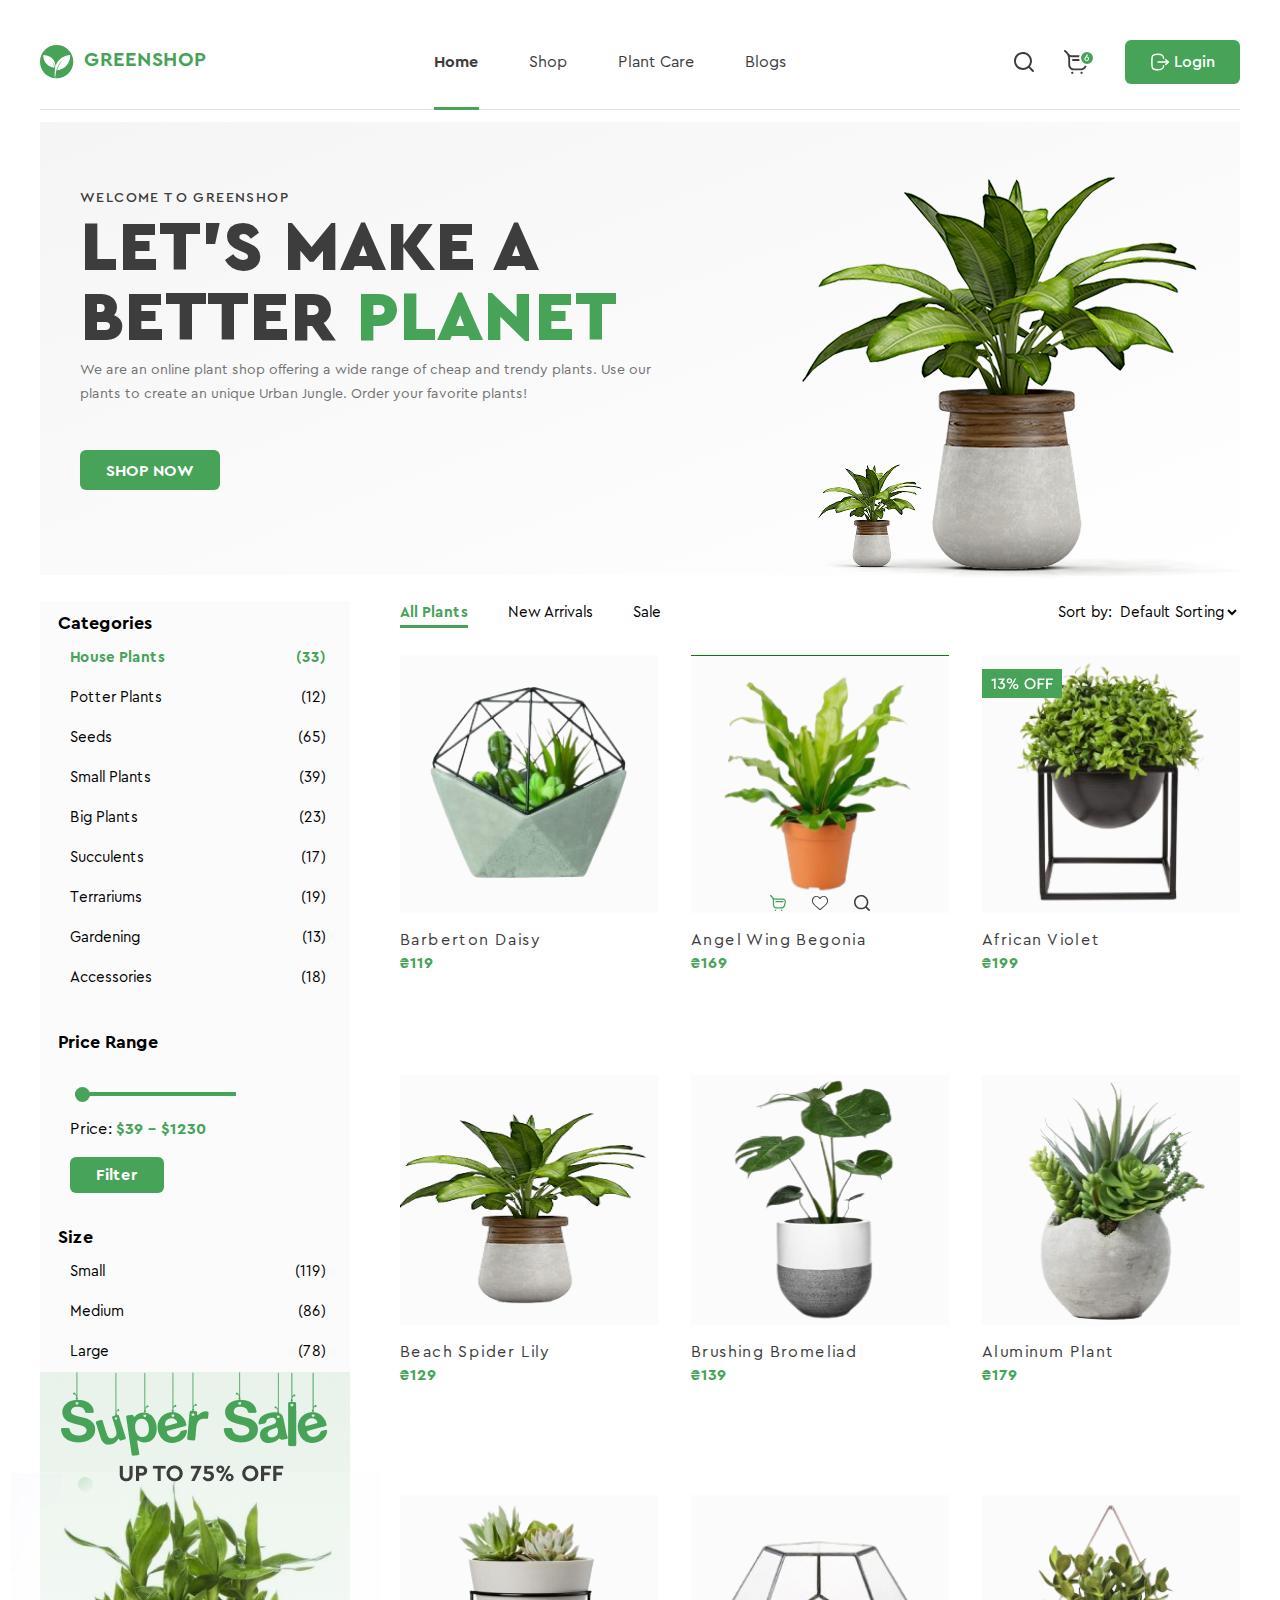
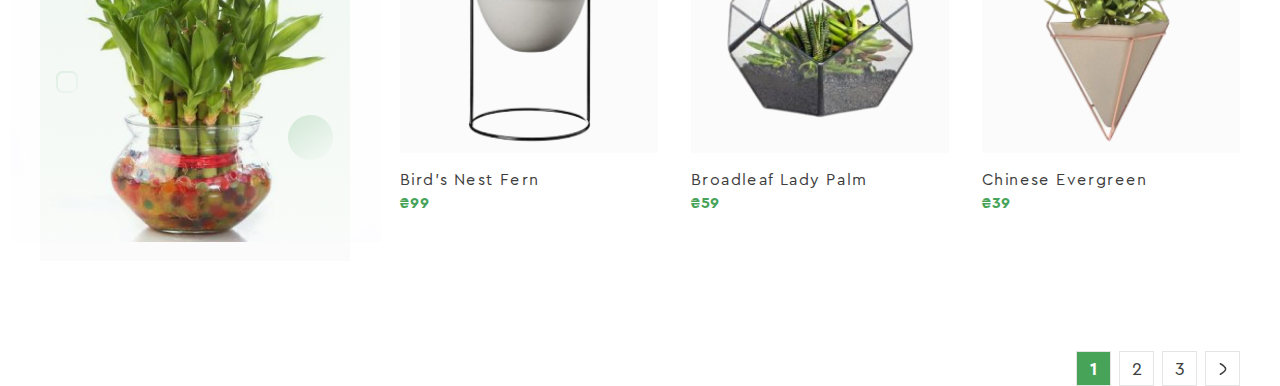
<file: index.html>
<!DOCTYPE html>
<html lang="en">
<head>
    <meta charset="UTF-8">
    <meta name="viewport" content="width=device-width, initial-scale=1.0">
    <title>Test</title>
    <link rel="stylesheet" href="./styles/reset.css">
    <link rel="stylesheet" href="./styles/font.css">
    <link rel="stylesheet" href="./styles/index.css">
    
</head>
<body>
   <header class="header container">
    <div class="logo">
        <img src="./assets/logos/logo-main.svg" alt="Greenshop main logo">
        <span>GREENSHOP</span>
    </div>
    <nav class="nav">
        <ul class="nav-list">
            <li><a href="#" class="nav-link header-active">Home</a></li>
            <li><a href="#" class="nav-link">Shop</a></li>
            <li><a href="#" class="nav-link">Plant Care</a></li>
            <li><a href="#" class="nav-link">Blogs</a></li>
        </ul>
    </nav>
    <div class="login-box">
      <img src="./assets/icons/search.svg" alt="Search icon">
      <img src="./assets/icons/shopping-cart.svg" alt="Shopping">
      <a href="registration.html" class="login-btn">
           <svg width="20" height="20" viewBox="0 0 20 20" fill="none" xmlns="http://www.w3.org/2000/svg"><path d="M18.1601 10.1006H8.12598" stroke="white" stroke-width="1.5" stroke-linecap="round" stroke-linejoin="round"/><path d="M15.7212 7.67059L18.1612 10.1006L15.7212 12.5306" stroke="white" stroke-width="1.5" stroke-linecap="round" stroke-linejoin="round"/><path d="M13.6342 6.35826C13.3592 3.37493 12.2425 2.2916 7.80082 2.2916C1.88332 2.2916 1.88332 4.2166 1.88332 9.99993C1.88332 15.7833 1.88332 17.7083 7.80082 17.7083C12.2425 17.7083 13.3592 16.6249 13.6342 13.6416" stroke="white" stroke-width="1.5" stroke-linecap="round" stroke-linejoin="round"/></svg>
          Login
          </a>
      </div>

</header>

<main>
    <section class="offer container">
        <div class="left-side">
            <h3>WELCOME TO GREENSHOP</h3>
            <h1>Let’s Make a Better <span>Planet</span></h1>
            <p>We are an online plant shop offering a wide range of cheap and trendy plants. Use our plants to create an unique Urban Jungle. Order your favorite plants!</p>
            <button class="btn-main">SHOP NOW</button>
        </div>
        <div class="right-side">
        <img class="large-img" src="./assets/image/plant-big.png" alt="Large plant">
        <img class="small-img" src="./assets/image/plant-small.png" alt="Small plant">
        </div>
    </section>

<section class="catalog container">
    <aside class="catalog__sidebar">
           <div class="catalog__categories">
            <h2 class="catalog__title">Categories</h2>
            <ul class="catalog__list">
 <li>
    <a href="#" class="sidebar-active">
      <span class="item-name">House Plants</span>
      <span class="item-count">(33)</span>
    </a>
  </li>
  <li>
    <a href="#">
      <span class="item-name">Potter Plants</span>
      <span class="item-count">(12)</span>
    </a>
  </li>
  <li>
    <a href="#">
      <span class="item-name">Seeds</span>
      <span class="item-count">(65)</span>
    </a>
  </li>
  <li>
    <a href="#">
      <span class="item-name">Small Plants</span>
      <span class="item-count">(39)</span>
    </a>
  </li>
  <li>
    <a href="#">
      <span class="item-name">Big Plants</span>
      <span class="item-count">(23)</span>
    </a>
  </li>
  <li>
    <a href="#">
      <span class="item-name">Succulents</span>
      <span class="item-count">(17)</span>
    </a>
  </li>
  <li>
    <a href="#">
      <span class="item-name">Terrariums</span>
      <span class="item-count">(19)</span>
    </a>
  </li>
  <li>
    <a href="#">
      <span class="item-name">Gardening</span>
      <span class="item-count">(13)</span>
    </a>
  </li>
  <li>
    <a href="#">
      <span class="item-name">Accessories</span>
      <span class="item-count">(18)</span>
    </a>
  </li>
</ul>
    </div>
       <div class="catalog__categories">
        <div class="catalog__range">
          <h2 class="catalog__title">Price Range</h2>
            <input type="range" min="0" max="100" value="0" class="range">
              <p>Price: <span>$39 - $1230</span></p>
                <button class="filter-btn">Filter</button>
       </div>
           </div>
    <div class="catalog__categories">
       <h2 class="catalog__title">Size</h2>
        <ul class="catalog__list">
  <li>
    <a href="#">
      <span class="item-name">Small</span>
      <span class="item-count">(119)</span>
    </a>
  </li>
  <li>
    <a href="#">
      <span class="item-name">Medium</span>
      <span class="item-count">(86)</span>
    </a>
  </li>
  <li>
    <a href="#">
      <span class="item-name">Large</span>
      <span class="item-count">(78)</span>
    </a>
  </li>
</ul>
</div>
<div class="catalog__banner">
 <img src="./assets/image/banners/catalog-banner-new.png" alt="Super Sale Banner">
  </div>
</aside>

   
<div class="catalog__content">
    <div class="catalog-menu">
      <div class="catalog-menu__filters">
        <a href="#" class="filter-link__active">All Plants</a>
        <a href="#">New Arrivals</a>
        <a href="#">Sale</a>
    </div>
    <div class="catalog-menu__sort">
       <label for="sort-select">Sort by:</label>
       <select id="sort-select" name="sort">
        <option value="default" selected>Default Sorting</option>
        <img src="./assets/icons/arrow-down.svg">
    </select>
  </div>
</div>

    <div class="catalog__cards">
      <div class="product-card">
        <img class="product-img" src="./assets/image/products/product-card-1.png" alt="Product 1" class="product-card__image" />
        <h3 class="product-card__title">Barberton Daisy</h3>
        <p class="product-card__price">₴119</p>
      </div>

      <div class="product-card product-card__active">
        <img class="product-img" src="./assets/image/products/product-card-2.png" alt="Product 2" class="product-card__image" />
         <div class="product-card__icons">
         <img src="./assets/icons/shopping.svg" alt="">
         <img src="./assets/icons/heart.svg" alt="">
         <img src="./assets/icons/search.svg" alt="">
      </div>
        <h3 class="product-card__title">Angel Wing Begonia</h3>
        <p class="product-card__price">₴169</p>
      </div>
      <div class="product-card discount-card">
        <img class="product-img" src="./assets/image/products/product-card-3.png" alt="Product 3" class="product-card__image" />
        <img class="discount-badge" src="./assets/image/discount.png" alt="discount badge">
        <h3 class="product-card__title">African Violet</h3>
        <p class="product-card__price">₴199</p>
      </div>
      <div class="product-card">
        <img class="product-img" src="./assets/image/products/product-card-4.png" alt="Product 4" class="product-card__image" width="250" height="250" />
        <h3 class="product-card__title">Beach Spider Lily</h3>
        <p class="product-card__price">₴129</p>
      </div>
      <div class="product-card">
        <img class="product-img" src="./assets/image/products/product-card-5.png" alt="Product 5" class="product-card__image" width="250" height="250" />
        <h3 class="product-card__title">Brushing Bromeliad</h3>
        <p class="product-card__price">₴139</p>
      </div>
      <div class="product-card">
        <img class="product-img" src="./assets/image/products/product-card-6.png" alt="Product 6" class="product-card__image" width="250" height="250" />
        <h3 class="product-card__title">Aluminum Plant</h3>
        <p class="product-card__price">₴179</p>
      </div>
      <div class="product-card">
        <img class="product-img" src="./assets/image/products/product-card-7.png" alt="Product 7" class="product-card__image" />
        <h3 class="product-card__title">Bird's Nest Fern</h3>
        <p class="product-card__price">₴99</p>
      </div>
      <div class="product-card">
        <img class="product-img" src="./assets/image/products/product-card-8.png" alt="Product 8" class="product-card__image" />
        <h3 class="product-card__title">Broadleaf Lady Palm</h3>
        <p class="product-card__price">₴59</p>
      </div>
      <div class="product-card">
        <img class="product-img" src="./assets/image/products/product-card-9.png" alt="Product 9" class="product-card__image" />
        <h3 class="product-card__title">Chinese Evergreen</h3>
        <p class="product-card__price">₴39</p>
      </div>
  </div>
</section>

      <div class="catalog__pagination container">
      <button class="pagination__btn pagination__btn-active">1</button>
      <button class="pagination__btn">2</button>
      <button class="pagination__btn">3</button>
     <button class="pagination__btn"><img src="./assets/icons/arrow-right.svg" alt=""></button>
     </div>


        
</main>

</body>
</html>
</file>
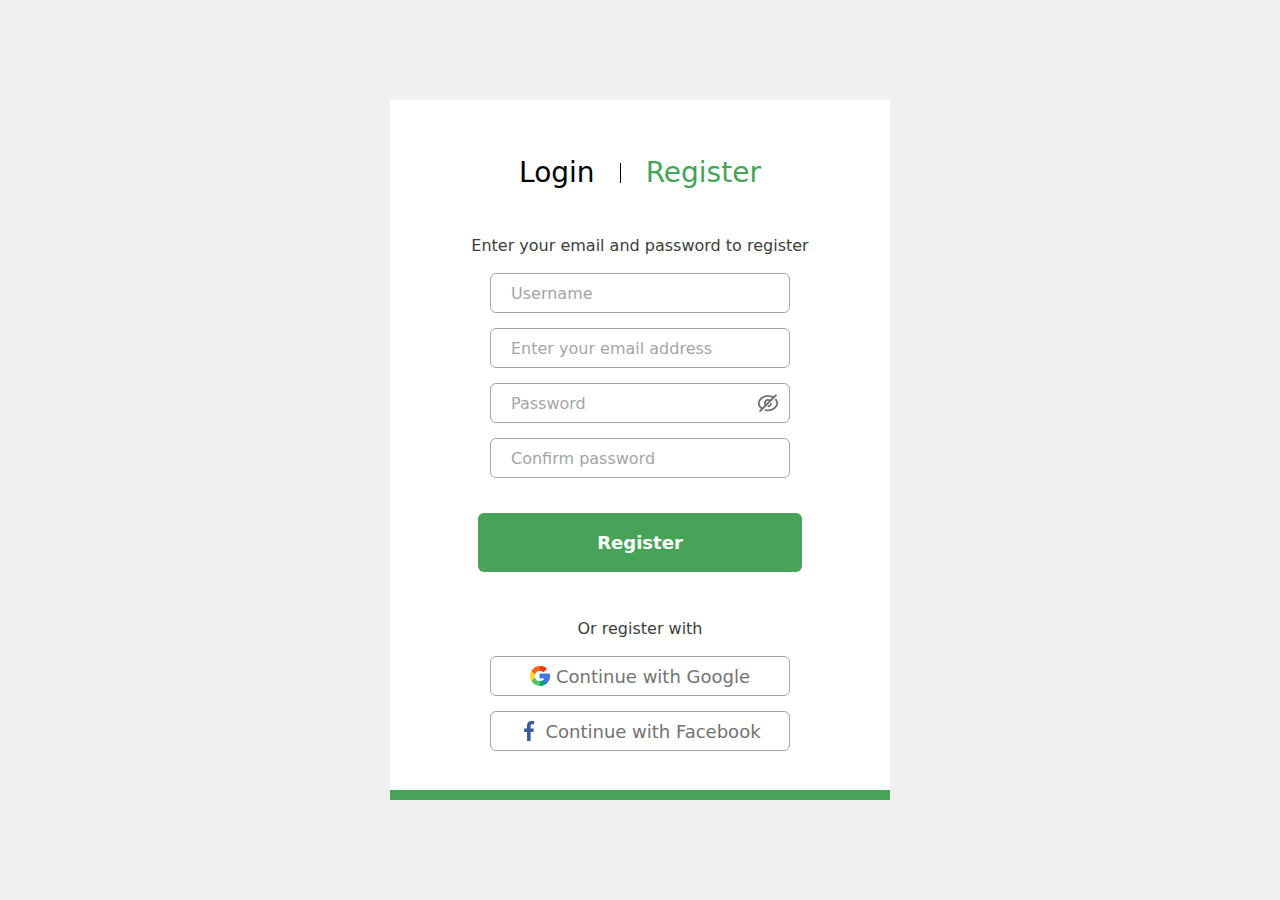
<file: registration.html>
<!DOCTYPE html>
<html lang="en">
<head>
  <meta charset="UTF-8">
  <meta name="viewport" content="width=device-width, initial-scale=1.0">
  <title>Registration</title>
  <link rel="stylesheet" href="./styles/reset.css">
  <link rel="stylesheet" href="./styles/font.css">
  <link rel="stylesheet" href="./styles/registration.css">
</head>
<body>

    <div class="wrapper">
    <form class="form" autocomplete="on">
      <div class="links">
        <a href="#">Login</a>
        <span></span>
        <a class="active" href="#">Register</a>
      </div>
      <p>Enter your email and password to register</p>
      <label>
        <input type="text" 
               name="name"
               placeholder="Username" 
               required 
               autocomplete="name" />
      </label>
      <label>
        <input type="email" 
               name="email" 
               placeholder="Enter your email address"
               required 
               autocomplete="email" />
      </label>
      <div class="password">
       <label>
        <input type="password" 
               name="password"
               placeholder="Password" 
               required 
               autocomplete="new-password"/>
         <img src="./assets/icons/eye-icon.svg" alt="eye icon" class="eye-icon">
      </label>
      </div>
      <label>
       <input type="password" 
              name="confirm_password"
              placeholder="Confirm password" 
              required
              />
      </label>
      <button type="submit" class="submit__btn">Register</button>
      <p class="divider">Or register with</p>
      <button class="social__btn"><img src="./assets/icons/google-logo.svg" alt="google logo"/>Continue with Google</button>
      <button class="social__btn"><img src="./assets/icons/facebook-logo.svg" alt="facebook logo"/>Continue with Facebook</button>
    <div class="form-footer"></div>
    </form>
    </div>

</body>
</html>
</file>
<file: styles/font.css>
@font-face {
    font-family: 'CeraPro';
    font-weight: 400;
    src: local('Cera Pro'),  
    url('../fonts/CeraPro-Regular.woff2'), format(woff2)
    url('../fonts/CeraPro-Regular.ttf'), format(TrueType);
}

@font-face {
    font-family: 'CeraPro';
    font-weight: 500;
    src: local('Cera Pro'),  
    url('../fonts/CeraPro-Medium.woff2'), format(woff2)
    url('../fonts/CeraPro-Medium.ttf'), format(TrueType);
}

@font-face {
    font-family: 'CeraPro';
    font-weight: 700;
    src: local('Cera Pro'),  
    url('../fonts/CeraPro-Bold.woff2'), format(woff2)
    url('../fonts/CeraPro-Bold.ttf'), format(TrueType);
}

@font-face {
    font-family: 'CeraPro';
    font-weight: 900;
    src: local('Cera Pro'),  
    url('../fonts/CeraPro-Black.woff2'), format(woff2)
    url('../fonts/CeraPro-Black.ttf'), format(TrueType);
}
</file>
<file: styles/index.css>
body {
  font-family: "CeraPro", sans-serif;
}

.container {
  max-width: 1200px;
  margin: 0 auto;
}

/* inline-block */

.header {
    display: flex;
    padding:  10px 0 25px;
    justify-content: space-between;
    align-items: center;
    background-color: #FFFFFF;
    margin-top: 30px;
    border-bottom: 1px solid #e0e0e0;
}

.logo {
  display: flex;
  justify-content: flex-start;
  gap: 10px;
}

.logo span {
  color: #46a358;
  font-weight:700;
  font-size: 20px;
}

.logo img {
  width: 34px;
  height: 34px;
}

.nav-list {
  display: flex;
  gap: 50px;
  list-style: none;
}

.nav-link {
  text-decoration: none;
  color: #3D3D3D;
  font-weight: 400;
}

.nav-link.header-active {
  font-weight: 700;
  position: relative;
  padding-bottom: 40px;
}

.header-active::after {
  content: " ";
  position: absolute;
  bottom: 0;
  left: 0;
  height: 3px;
  background-color: #46a358;
  width: 100%;
}

.login-box {
  display: flex;
  gap: 30px;
}

.login-btn {
  background-color: #46a358;
  color: #FFFFFF;
  padding: 10px 25px;
  border: none;
  border-radius: 6px;
  font-weight: 300;
  display: flex;
  align-items: center;
  gap: 4px;
  cursor: pointer;
  font-weight: 500;
}

.offer {
  background: linear-gradient(to bottom right, #F5F5F5, #FFFFFF);
  min-height: 450px;
  margin-top: 12px;
}

.left-side {
  max-width: 650px;
  display: inline-block;
  padding: 68px 0 0 40px;

}

h3 {
  font-weight: 500;
  font-size: 14px;
  line-height: 16px;
  letter-spacing: 1.4px;
  color: #3D3D3D;
  margin-bottom: 7px;
  
}

h1 {
  font-weight: 900;
  font-size: 70px;
  line-height: 70px;
  text-transform: uppercase;
  color: #3D3D3D;
  margin-bottom: 5px;
}

.left-side span {
  color: #46a358;
}

.left-side p {
  font-weight: 400;
  font-size: 14px;
  line-height: 24px;
  color: #727272;
  margin-bottom: 44px;
}

.btn-main {
  border: none;
  border-radius: 6px;
  background: #46a358;
  padding: 11px 26px 9px;
  font-weight: 700;
  font-size: 16px;
  line-height: 20px;
  text-transform: uppercase;
  color: #FFFFFF;
  margin-bottom: 85px;
  font-weight: 700;
}


.right-side {
  display: inline-block;
  max-width: 40%;
  position: relative;
  width: 100%;
  min-width: 450px;
}

.large-img {
  position: absolute;
  top: -330px;
  left: 60px;
}

.small-img {
  position: absolute;
  left: 112px;
  bottom: -103px;
}


/* float */
.catalog {
  margin-top: 26px;
  display: flex;
  gap: 50px;
}

.catalog__sidebar {
  background-color: #FBFBFB;
  width: 310px;
  padding: 14px 24px 19px 18px;
  display: flex;
  justify-content: stretch;
  flex-direction: column;
}

.catalog__title {
  font-weight: 700;
  font-size: 18px;
  line-height: 16px;
}

.catalog__categories:nth-child(1) {
  margin-bottom: 36px;
}

.catalog__categories:nth-child(2) {
  margin-bottom: 36px;
}

.catalog__categories ul {
  margin: 7px 0 0 12px;
  font-weight: 400;
  font-size: 15px;
  line-height: 40px;
}

.catalog__list a {
  display: flex;
  justify-content: space-between;
}

.sidebar-active {
  color: #46a358;
  font-weight: 700;
}

.catalog__range h2 {
  margin-bottom: 29px;
}

.catalog__range .range {
  margin-left: 17px;
  margin-bottom: 21px;
}

.catalog__range p {
  margin-left: 12px;
  margin-bottom: 16px;
}

.catalog__range span {
  color: #46a358;
  font-weight: 700;
}

.range {
  appearance: none;  
  width: 161px;
  height: 4px;
  background: #46a358;
}

.range::-webkit-slider-thumb {
  appearance: none;
  width: 15px;
  height: 15px;
  border-radius: 50%;
  background: #46a358;
}

.filter-btn {
  border: none;
  border-radius: 6px;
  padding: 8px 26px;
  color:#FFFFFF;
  background-color: #46a358;
  font-weight: 700;
  font-size: 16px;
  line-height: 20px;
  margin-left: 12px;
}

.catalog__banner {
  display: flex;
  align-self: flex-end;
  margin-right: 47px;
  width: 100%;
}

.catalog-menu {
  display: flex;
  justify-content: space-between;
  align-items: center;
  margin-bottom: 31px;
  font-weight: 400;
  font-size: 15px;
  line-height: 16px;
  height: 23px;
}

.filter-link__active {
  color: #46a358;
  font-weight: 700;
  position: relative;
}

.filter-link__active::after {
  content: " ";
  position: absolute;
  bottom: -7px;
  left: 0;
  height: 3px;
  background-color: #46a358;
  width: 100%;
}

.catalog-menu__filters {
  display: flex;
  gap: 40px;
}

.catalog__cards {
  display: flex;
  flex-wrap: wrap; 
  justify-content: center;
  column-gap: 33px; 
  row-gap: 70px;
}

.product-card {
  width: 258px;
  height: 350px;
}

.product-img {
  background: #FBFBFB;
  width: 258px;
}
 
.product-card__title {
  font-weight: 400;
  font-size: 16px;
  line-height: 16px;
  color: #3D3D3D;
  margin-top: 12px;
}

.product-card__price {
  font-weight: 700;
  font-size: 16px;
  line-height: 16px;
  color: #46a358;
  margin-top: 6px;
}

.product-card__active {
  position: relative;
}

.product-card__active::before {
  content: "";
  position: absolute;
  top: 0;
  left: 0;
  width: 100%;
  height: 1px;
  background-color: green;
}

.product-card__active {
  position: relative;
}

.product-card__icons {
  display: flex;
  justify-content: center; 
  gap: 26px; 
  position: absolute;
  top: 240px;
  left: 79px;
 
}

.product-card__icons img {
  width: 16px;
  height: 16px;
}

.discount-card {
  position: relative;
}

.discount-badge {
  position: absolute;
  top: 14px;   
  left: 0px;  
  width: 80px;  
  height: 29px;
  z-index: 10;  
}

.catalog__pagination {
  margin-top: 90px;      
  display: flex;
  justify-content: flex-end; 
  gap: 8px;   
}

.pagination__btn {
  display: flex;
  align-items: center;
  justify-content: center;
  border: 1px solid #E5E5E5;
  width: 35px;
  height: 35px;
  gap: 10px;
  font-weight: 300;
  font-size: 18px;
  line-height: 16px;
  color: #3D3D3D;
}

.pagination__btn-active {
  color: #FFFFFF;
  font-weight: 700;
  background-color: #46a358;
}
</file>
<file: styles/registration.css>
.wrapper {
  display: flex;
  justify-content: center; 
  align-items: center;     
  height: 100vh;          
  background-color: #f0f0f0;
}

form {
  width: 500px;
  height: 700px;
  background: white;
  display: flex;
  flex-direction: column;
  justify-content: center;
  align-items: center;
  gap: 15px;
}

.links {
  display: flex;
  justify-content: center;
  align-items: center;
  gap: 25px;
  margin-top: 52px;
}

span {
  width: 1px;
  height: 20px;
  background: black;
}

a {
    font-weight: 500;
    font-size: 28px;
    text-decoration: none;
    color: black;
}

a.active {
  color: #46A358;
}

p {
  font-weight: 400;
  margin: 25px 0 0;
  color: #3D3D3D;
}

form input {
  width: 300px;
  height: 40px;
  padding: 15px 20px;
  border: 1px solid #A5A5A5;
  border-radius: 6px;
}

input::placeholder {
  color: #A5A5A5;
  font-weight: 400;
}

.password {
  position: relative;
}

.eye-icon {
  position: absolute;
  right: 10px;
  top: 8px;
  width: 24px;
  height: 24px;
}

.submit__btn {
  padding: 16px 119px;
  background-color: #46A358;
  color: white;
  font-size: 18px;
  border: none;
  border-radius: 6px;
  margin-top: 20px;
  font-weight: 700;
}

.divider {
  margin-top: 30px;
}

.social__btn {
  display: flex;
  align-items: center;
  justify-content: center;
  width: 300px;
  height: 40px;
  padding: 15px;
  color: #727272;
  font-size: 18px;
  background-color: white;
  border: 1px solid #A5A5A5;
  border-radius: 6px;
  gap: 6px;
}

.form-footer {
  background-color: #46A358;
  width: 500px;
  height: 10px;
  margin-top: auto;
}
</file>
